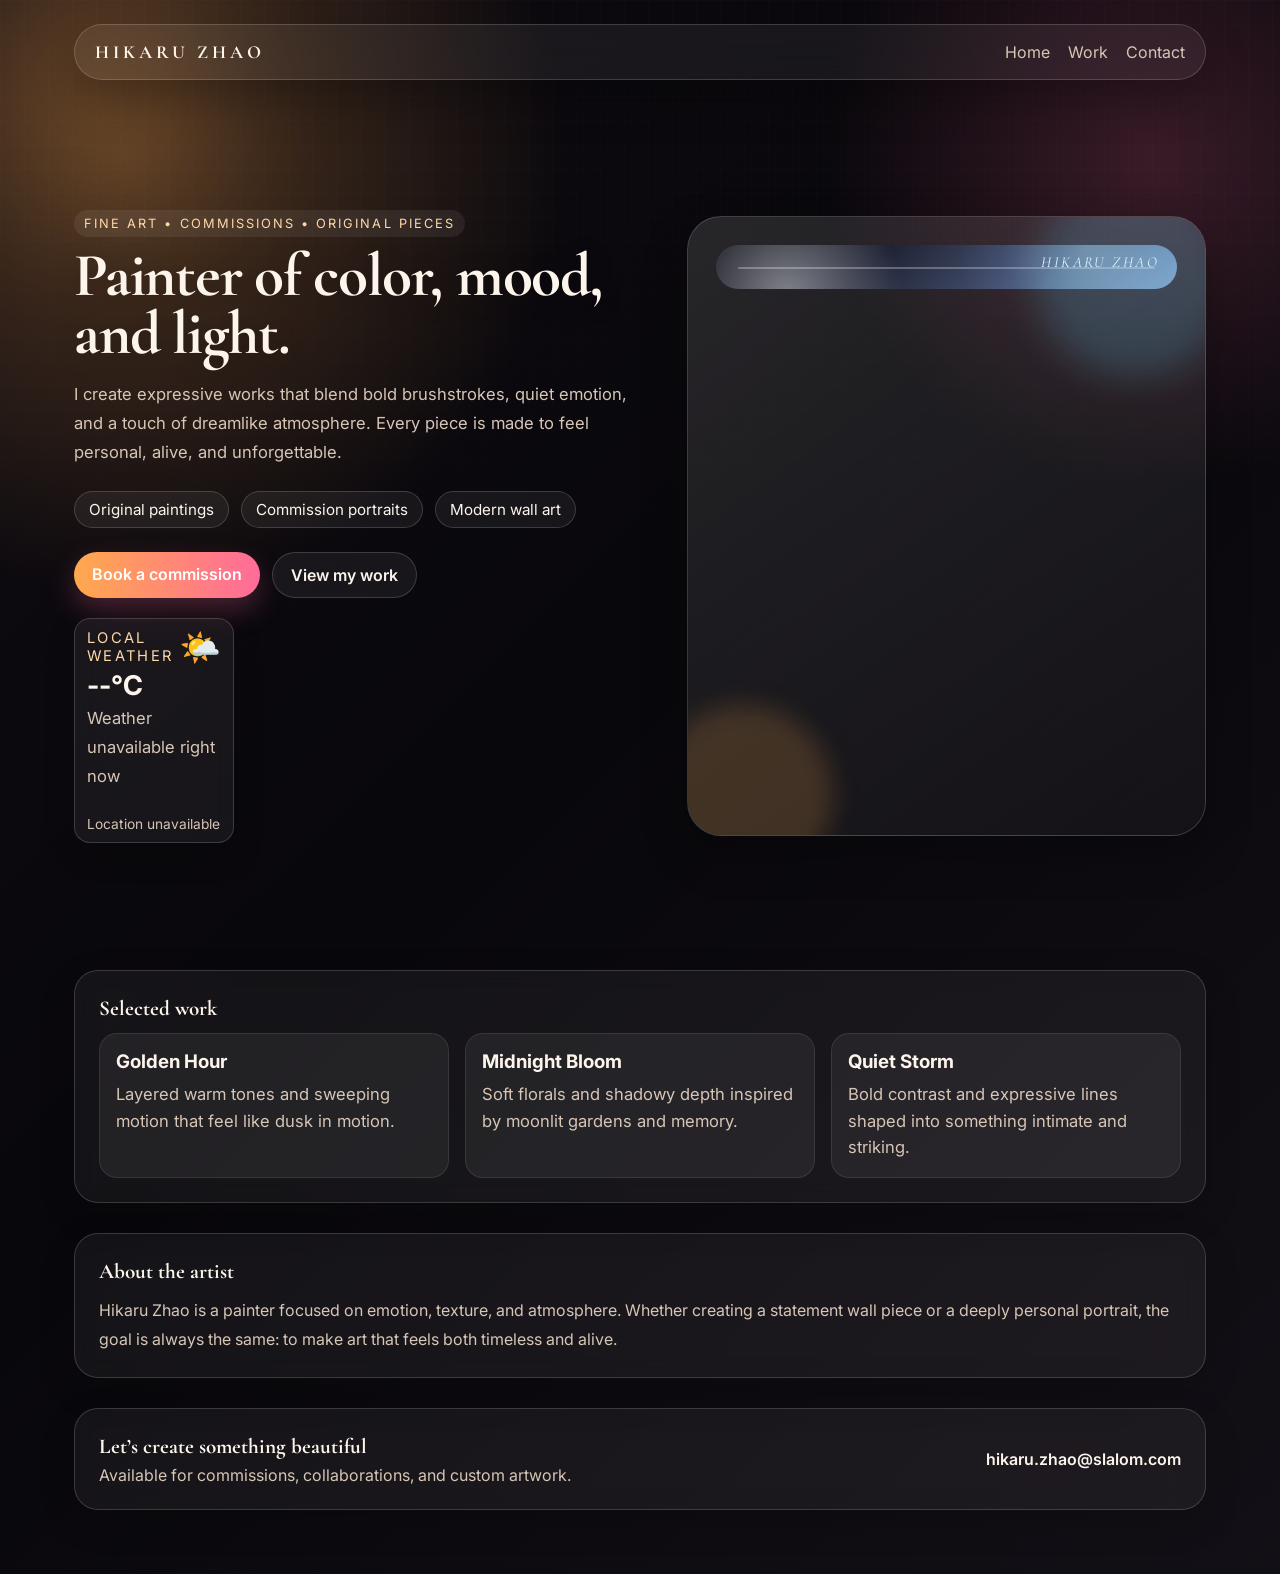
<file: index.html>
<!DOCTYPE html>
<html lang="en">
  <head>
    <meta charset="UTF-8" />
    <meta name="viewport" content="width=device-width, initial-scale=1.0" />
    <link rel="preconnect" href="https://fonts.googleapis.com" />
    <link rel="preconnect" href="https://fonts.gstatic.com" crossorigin />
    <link href="https://fonts.googleapis.com/css2?family=Cormorant+Garamond:wght@500;600;700&family=Inter:wght@400;500;600&display=swap" rel="stylesheet" />
    <title>Hikaru Zhao | Painter</title>
    <link rel="stylesheet" href="styles.css" />
    <style>
      :root {
        --bg: #08070b;
        --panel: rgba(255, 255, 255, 0.08);
        --text: #fdf5eb;
        --muted: #d7c6b6;
        --accent: #ffa94d;
        --accent-2: #ff6b9a;
        --accent-3: #60d6ff;
        --border: rgba(255, 255, 255, 0.16);
        --shadow: 0 18px 45px rgba(0, 0, 0, 0.28);
      }

      * { box-sizing: border-box; }
      html { scroll-behavior: smooth; }
      body {
        margin: 0;
        font-family: "Inter", "Segoe UI", Roboto, Arial, sans-serif;
        color: var(--text);
        background:
          radial-gradient(circle at 10% 10%, rgba(255, 169, 77, 0.27), transparent 24%),
          radial-gradient(circle at 90% 10%, rgba(255, 107, 154, 0.20), transparent 18%),
          linear-gradient(135deg, #100c12 0%, #08070b 45%, #130f16 100%);
        min-height: 100vh;
        overflow-x: hidden;
      }

      body::before {
        content: "";
        position: fixed;
        inset: 0;
        background-image:
          linear-gradient(rgba(255,255,255,0.025) 1px, transparent 1px),
          linear-gradient(90deg, rgba(255,255,255,0.025) 1px, transparent 1px);
        background-size: 24px 24px;
        mask-image: linear-gradient(to bottom, rgba(0,0,0,0.6), transparent 90%);
        pointer-events: none;
        z-index: 0;
      }

      body::after {
        content: "";
        position: fixed;
        width: 360px;
        height: 360px;
        border-radius: 50%;
        top: -90px;
        left: -80px;
        background: radial-gradient(circle, rgba(255,169,77,0.25), transparent 65%);
        filter: blur(60px);
        pointer-events: none;
        z-index: 0;
      }

      .page {
        position: relative;
        z-index: 1;
        max-width: 1180px;
        margin: 0 auto;
        padding: 24px 24px 64px;
      }

      .nav {
        display: flex;
        justify-content: space-between;
        align-items: center;
        padding: 16px 20px;
        border: 1px solid var(--border);
        border-radius: 999px;
        background: rgba(255, 255, 255, 0.06);
        backdrop-filter: blur(16px);
        box-shadow: var(--shadow);
      }

      .brand {
        font-family: "Cormorant Garamond", serif;
        font-size: 1.15rem;
        font-weight: 700;
        letter-spacing: 0.22em;
        text-transform: uppercase;
      }

      .nav-links {
        display: flex;
        gap: 18px;
      }

      .nav-links a {
        color: var(--muted);
        text-decoration: none;
        transition: color 0.2s ease;
      }

      .nav-links a:hover { color: var(--text); }

      .hero {
        display: grid;
        grid-template-columns: 1.05fr 0.95fr;
        gap: 40px;
        padding: 96px 0 64px;
        align-items: center;
        min-height: 860px;
      }

      .eyebrow {
        display: inline-block;
        margin-bottom: 10px;
        padding: 6px 10px;
        border-radius: 999px;
        background: rgba(255, 255, 255, 0.07);
        color: #ffd8a8;
        font-size: 0.8rem;
        letter-spacing: 0.16em;
        text-transform: uppercase;
      }

      .hero-copy h1 {
        font-family: "Cormorant Garamond", serif;
        font-size: clamp(2.8rem, 4.8vw, 4.6rem);
        line-height: 0.95;
        margin: 0 0 16px;
        letter-spacing: -0.02em;
        text-shadow: 0 4px 24px rgba(0, 0, 0, 0.25);
      }

      .hero-copy p {
        font-size: 1.04rem;
        color: var(--muted);
        line-height: 1.75;
        max-width: 620px;
        margin-bottom: 24px;
      }

      .pill-row {
        display: flex;
        flex-wrap: wrap;
        gap: 12px;
        margin-bottom: 24px;
      }

      .pill {
        padding: 8px 14px;
        border-radius: 999px;
        border: 1px solid var(--border);
        background: rgba(255,255,255,0.06);
        color: var(--text);
        font-size: 0.95rem;
      }

      .cta-row {
        display: flex;
        flex-wrap: wrap;
        gap: 12px;
      }

      .btn {
        display: inline-block;
        padding: 12px 18px;
        border-radius: 999px;
        text-decoration: none;
        font-weight: 600;
        transition: transform 0.2s ease, box-shadow 0.2s ease, background 0.2s ease;
      }

      .btn:hover { transform: translateY(-2px); }
      .btn-primary {
        background: linear-gradient(90deg, var(--accent), var(--accent-2));
        color: white;
        box-shadow: 0 12px 28px rgba(255, 107, 154, 0.25);
      }
      .btn-secondary {
        color: var(--text);
        background: rgba(255, 255, 255, 0.06);
        border: 1px solid var(--border);
      }

      .art-card {
        position: relative;
        border: 1px solid var(--border);
        border-radius: 34px;
        padding: 28px;
        background: linear-gradient(145deg, rgba(255,255,255,0.12), rgba(255,255,255,0.03));
        box-shadow: var(--shadow);
        overflow: hidden;
        min-height: 620px;
      }

      .art-card::before,
      .art-card::after {
        content: "";
        position: absolute;
        border-radius: 50%;
        pointer-events: none;
      }

      .art-card::before {
        inset: auto auto -50px -35px;
        width: 180px;
        height: 180px;
        background: rgba(255, 169, 77, 0.18);
        filter: blur(12px);
      }

      .art-card::after {
        inset: -40px -30px auto auto;
        width: 200px;
        height: 200px;
        background: rgba(96, 214, 255, 0.18);
        filter: blur(18px);
      }

      .art-frame {
        position: relative;
        height: 100%;
        border-radius: 26px;
        background:
          linear-gradient(135deg, #11121b 0%, #1f2335 35%, #4b5878 70%, #8aa0c2 100%);
        padding: 22px;
        overflow: hidden;
      }

      .art-frame::before,
      .art-frame::after {
        content: "";
        position: absolute;
        border-radius: 50%;
        pointer-events: none;
      }

      .art-frame::before {
        width: 240px;
        height: 240px;
        top: -70px;
        left: -50px;
        background: radial-gradient(circle, rgba(255,255,255,0.45), transparent 68%);
        filter: blur(4px);
      }

      .art-frame::after {
        width: 260px;
        height: 260px;
        bottom: -90px;
        right: -40px;
        background: radial-gradient(circle, rgba(255,255,255,0.2), rgba(127, 163, 255, 0.08) 45%, transparent 70%);
      }

      .art-frame .swirl {
        position: absolute;
        inset: 22px;
        border-radius: 22px;
        border: 1px solid rgba(255,255,255,0.28);
        background:
          linear-gradient(180deg, rgba(255,255,255,0.1), rgba(255,255,255,0.03)),
          radial-gradient(circle at 20% 20%, rgba(255,255,255,0.24), transparent 26%),
          radial-gradient(circle at 80% 70%, rgba(255,255,255,0.16), transparent 20%),
          linear-gradient(135deg, rgba(21, 29, 53, 0.25), rgba(4, 8, 14, 0.3));
      }

      .art-frame .cityscape {
        position: absolute;
        inset: 52px 30px 62px 30px;
        border-radius: 20px;
        background:
          linear-gradient(180deg, rgba(36, 50, 82, 0.2), rgba(12, 17, 29, 0.8)),
          repeating-linear-gradient(
            90deg,
            rgba(255,255,255,0.06) 0px,
            rgba(255,255,255,0.06) 6px,
            transparent 6px,
            transparent 24px
          );
        overflow: hidden;
      }

      .art-frame .cityscape::before,
      .art-frame .cityscape::after {
        content: "";
        position: absolute;
        left: 0;
        right: 0;
        border-radius: 999px;
        opacity: 0.6;
      }

      .art-frame .cityscape::before {
        bottom: 10px;
        height: 70px;
        background: linear-gradient(90deg, rgba(255,255,255,0.08), rgba(128, 164, 255, 0.2));
        transform: skewX(-14deg);
      }

      .art-frame .cityscape::after {
        bottom: 55px;
        height: 48px;
        background: linear-gradient(90deg, rgba(255,255,255,0.12), rgba(255,255,255,0.04));
        transform: skewX(-20deg);
      }

      .art-frame .building {
        position: absolute;
        bottom: 0;
        width: 24px;
        background: linear-gradient(180deg, rgba(255,255,255,0.16), rgba(12, 18, 32, 0.85));
        border-radius: 2px 2px 0 0;
      }

      .art-frame .building.one { height: 120px; left: 16%; }
      .art-frame .building.two { height: 86px; left: 34%; }
      .art-frame .building.three { height: 150px; left: 54%; }
      .art-frame .building.four { height: 98px; left: 72%; }

      .art-frame .rain {
        position: absolute;
        inset: 0;
        background-image:
          linear-gradient(transparent 0%, rgba(255,255,255,0.6) 15%, transparent 30%),
          linear-gradient(120deg, transparent 0%, rgba(255,255,255,0.24) 20%, transparent 40%);
        background-size: 100% 18px, 100% 24px;
        opacity: 0.35;
        animation: drizzle 1.2s linear infinite;
      }

      @keyframes drizzle {
        from { transform: translateY(-16px); }
        to { transform: translateY(16px); }
      }

      .art-frame .signature {
        position: absolute;
        bottom: 18px;
        right: 18px;
        font-family: "Cormorant Garamond", serif;
        font-style: italic;
        color: white;
        font-size: 0.95rem;
        letter-spacing: 0.16em;
        text-transform: uppercase;
      }

      section {
        margin-top: 30px;
        padding: 24px;
        border: 1px solid var(--border);
        border-radius: 24px;
        background: rgba(255,255,255,0.05);
        backdrop-filter: blur(12px);
        box-shadow: 0 12px 36px rgba(0, 0, 0, 0.16);
      }

      .section-title {
        font-family: "Cormorant Garamond", serif;
        font-size: 1.32rem;
        margin: 0 0 12px;
      }

      .grid {
        display: grid;
        grid-template-columns: repeat(3, minmax(0, 1fr));
        gap: 16px;
      }

      .tile {
        padding: 16px;
        border-radius: 18px;
        background: rgba(255,255,255,0.06);
        border: 1px solid rgba(255,255,255,0.09);
        transition: transform 0.2s ease, border-color 0.2s ease;
      }

      .tile:hover {
        transform: translateY(-3px);
        border-color: rgba(255, 255, 255, 0.18);
      }

      .tile h3 { margin: 0 0 8px; }
      .tile p { margin: 0; color: var(--muted); line-height: 1.6; }

      .contact {
        display: flex;
        justify-content: space-between;
        align-items: center;
        gap: 16px;
        flex-wrap: wrap;
      }

      .contact a {
        color: var(--text);
        text-decoration: none;
        font-weight: 600;
      }

      .weather-card {
        margin-top: 20px;
        padding: 10px 12px;
        border-radius: 16px;
        border: 1px solid var(--border);
        background: rgba(255, 255, 255, 0.06);
        backdrop-filter: blur(12px);
        box-shadow: 0 12px 30px rgba(0, 0, 0, 0.18);
        max-width: 160px;
      }

      .weather-card-header {
        display: flex;
        justify-content: space-between;
        align-items: center;
        margin-bottom: 4px;
      }

      .weather-card-title {
        font-size: 0.92rem;
        letter-spacing: 0.16em;
        text-transform: uppercase;
        color: #ffd8a8;
      }

      .weather-emoji {
        font-size: 2.1rem;
        line-height: 1;
      }

      .weather-temp {
        font-size: 1.7rem;
        font-weight: 700;
        margin: 2px 0;
      }

      .weather-condition {
        color: var(--muted);
        margin: 0 0 1px;
        font-size: 0.95rem;
      }

      .weather-location {
        color: var(--muted);
        font-size: 0.86rem;
      }

      @media (max-width: 860px) {
        .hero { grid-template-columns: 1fr; }
        .grid { grid-template-columns: 1fr; }
      }

      @media (max-width: 560px) {
        .page { padding: 16px 16px 48px; }
        .nav { border-radius: 20px; padding: 14px 16px; }
        .nav-links { gap: 10px; font-size: 0.95rem; }
        section { padding: 18px; }
      }
    </style>
  </head>
  <body>
    <div class="page">
      <nav class="nav">
        <div class="brand">Hikaru Zhao</div>
        <div class="nav-links">
          <a href="index.html">Home</a>
          <a href="portfolio.html">Work</a>
          <a href="#contact">Contact</a>
        </div>
      </nav>

      <header class="hero">
        <div class="hero-copy">
          <span class="eyebrow">Fine art • commissions • original pieces</span>
          <h1>Painter of color, mood, and light.</h1>
          <p>
            I create expressive works that blend bold brushstrokes, quiet emotion,
            and a touch of dreamlike atmosphere. Every piece is made to feel personal,
            alive, and unforgettable.
          </p>
          <div class="pill-row">
            <span class="pill">Original paintings</span>
            <span class="pill">Commission portraits</span>
            <span class="pill">Modern wall art</span>
          </div>
          <div class="cta-row">
            <a class="btn btn-primary" href="#contact">Book a commission</a>
            <a class="btn btn-secondary" href="portfolio.html">View my work</a>
          </div>

          <div class="weather-card" id="weather-card">
            <div class="weather-card-header">
              <span class="weather-card-title">Local weather</span>
              <span class="weather-emoji" id="weather-emoji">☁️</span>
            </div>
            <div class="weather-temp" id="weather-temp">--°C</div>
            <p class="weather-condition" id="weather-condition">Checking your location…</p>
            <div class="weather-location" id="weather-location">Using browser location</div>
          </div>
        </div>

        <div class="art-card" aria-label="Featured painting illustration">
          <div class="art-frame">
            <div class="swirl"></div>
            <div class="cityscape">
              <div class="building one"></div>
              <div class="building two"></div>
              <div class="building three"></div>
              <div class="building four"></div>
              <div class="rain"></div>
            </div>
            <div class="signature">Hikaru Zhao</div>
          </div>
        </div>
      </header>

      <section id="work">
        <h2 class="section-title">Selected work</h2>
        <div class="grid">
          <div class="tile">
            <h3>Golden Hour</h3>
            <p>Layered warm tones and sweeping motion that feel like dusk in motion.</p>
          </div>
          <div class="tile">
            <h3>Midnight Bloom</h3>
            <p>Soft florals and shadowy depth inspired by moonlit gardens and memory.</p>
          </div>
          <div class="tile">
            <h3>Quiet Storm</h3>
            <p>Bold contrast and expressive lines shaped into something intimate and striking.</p>
          </div>
        </div>
      </section>

      <section id="about">
        <h2 class="section-title">About the artist</h2>
        <p style="color: var(--muted); line-height: 1.8; margin: 0;">
          Hikaru Zhao is a painter focused on emotion, texture, and atmosphere. Whether creating a
          statement wall piece or a deeply personal portrait, the goal is always the same:
          to make art that feels both timeless and alive.
        </p>
      </section>

      <section id="contact" class="contact">
        <div>
          <h2 class="section-title" style="margin-bottom: 6px;">Let’s create something beautiful</h2>
          <p style="margin: 0; color: var(--muted);">Available for commissions, collaborations, and custom artwork.</p>
        </div>
        <a href="mailto:hikaru.zhao@slalom.com">hikaru.zhao@slalom.com</a>
      </section>
    </div>
    <script>
      const weatherCard = document.getElementById('weather-card');
      const weatherEmoji = document.getElementById('weather-emoji');
      const weatherTemp = document.getElementById('weather-temp');
      const weatherCondition = document.getElementById('weather-condition');
      const weatherLocation = document.getElementById('weather-location');

      function getWeatherEmoji(code) {
        if (code === 0 || code === 1) return '☀️';
        if (code === 2 || code === 3) return '☁️';
        if (code >= 45 && code <= 48) return '🌫️';
        if (code >= 51 && code <= 67) return '🌦️';
        if (code >= 71 && code <= 77) return '❄️';
        if (code >= 80 && code <= 82) return '🌧️';
        if (code >= 95 && code <= 99) return '⛈️';
        return '🌤️';
      }

      function getWeatherLabel(code) {
        if (code === 0 || code === 1) return 'Clear sky';
        if (code === 2) return 'Partly cloudy';
        if (code === 3) return 'Overcast';
        if (code >= 45 && code <= 48) return 'Foggy';
        if (code >= 51 && code <= 67) return 'Drizzle';
        if (code >= 71 && code <= 77) return 'Snow';
        if (code >= 80 && code <= 82) return 'Rain showers';
        if (code >= 95 && code <= 99) return 'Thunderstorm';
        return 'Gentle weather';
      }

      function updateWeatherError(message) {
        weatherEmoji.textContent = '🌤️';
        weatherTemp.textContent = '--°C';
        weatherCondition.textContent = message;
        weatherLocation.textContent = 'Location unavailable';
      }

      async function loadWeather(latitude, longitude, label) {
        try {
          const response = await fetch(
            `https://api.open-meteo.com/v1/forecast?latitude=${latitude}&longitude=${longitude}&current=temperature_2m,weather_code&timezone=auto&daily=weather_code,temperature_2m_max,temperature_2m_min&forecast_days=3`
          );
          const data = await response.json();

          const current = data.current;
          const code = current.weather_code;
          const temp = Math.round(current.temperature_2m);
          const daily = data.daily;

          weatherEmoji.textContent = getWeatherEmoji(code);
          weatherTemp.textContent = `${temp}°C`;
          weatherCondition.textContent = getWeatherLabel(code);
          weatherLocation.textContent = label;

        } catch (error) {
          updateWeatherError('Weather unavailable right now');
        }
      }

      if (navigator.geolocation) {
        navigator.geolocation.getCurrentPosition(
          async (position) => {
            const { latitude, longitude } = position.coords;
            await loadWeather(latitude, longitude, `Lat ${latitude.toFixed(1)} • Lon ${longitude.toFixed(1)}`);
          },
          async () => {
            await loadWeather(40.7128, -74.0060, 'New York City');
          },
          { enableHighAccuracy: true, timeout: 10000 }
        );
      } else {
        loadWeather(40.7128, -74.0060, 'New York City');
      }
    </script>
  </body>
</html>
</file>
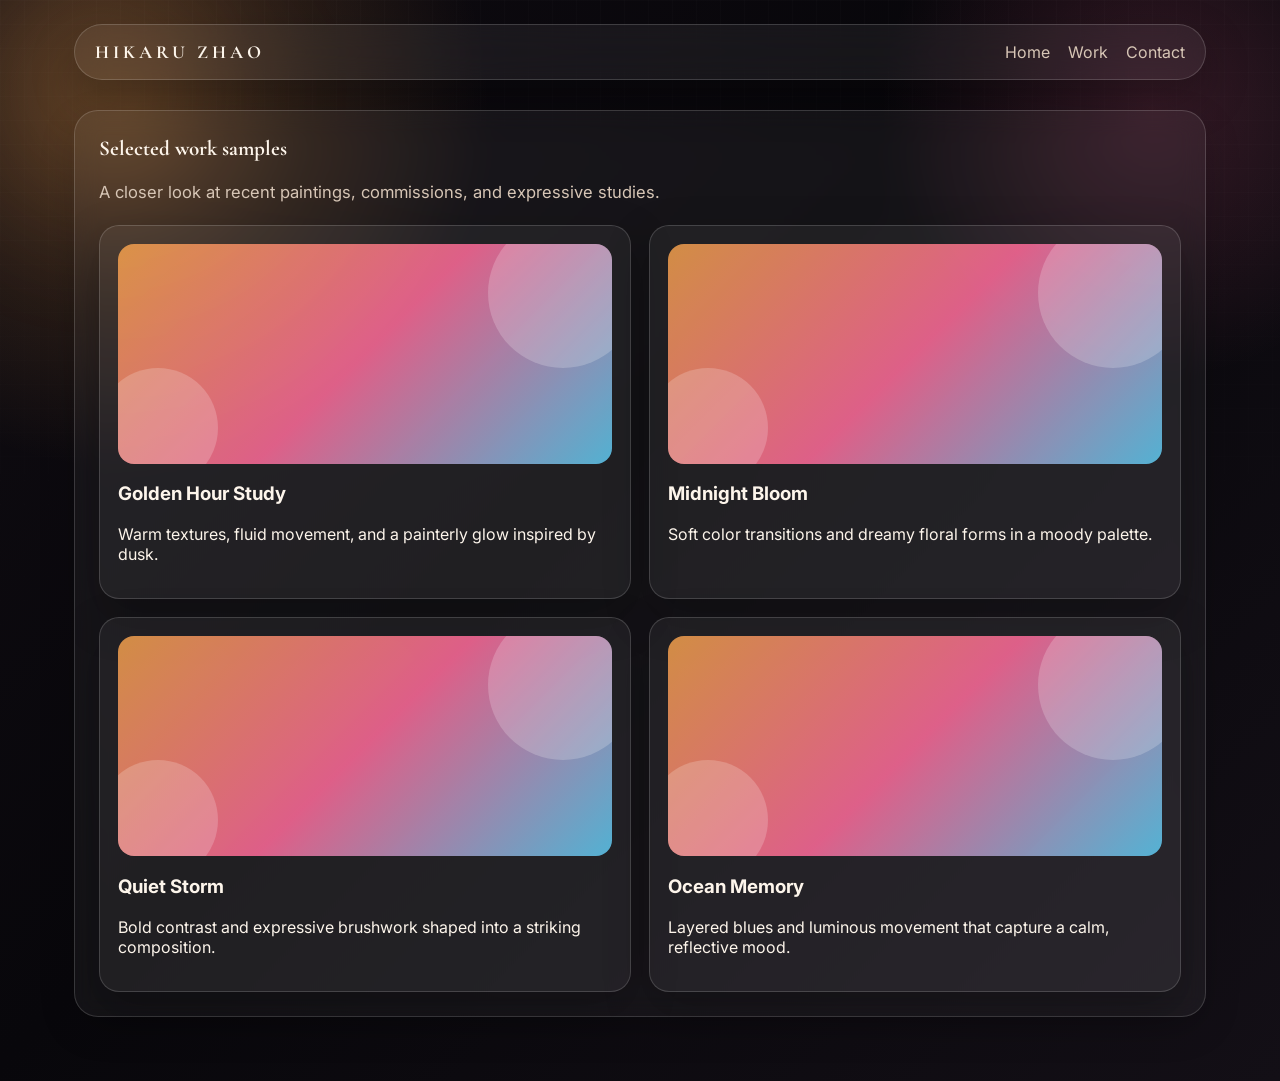
<file: portfolio.html>
<!DOCTYPE html>
<html lang="en">
  <head>
    <meta charset="UTF-8" />
    <meta name="viewport" content="width=device-width, initial-scale=1.0" />
    <link rel="preconnect" href="https://fonts.googleapis.com" />
    <link rel="preconnect" href="https://fonts.gstatic.com" crossorigin />
    <link href="https://fonts.googleapis.com/css2?family=Cormorant+Garamond:wght@500;600;700&family=Inter:wght@400;500;600&display=swap" rel="stylesheet" />
    <title>Hikaru Zhao | Portfolio</title>
    <link rel="stylesheet" href="styles.css" />
  </head>
  <body>
    <div class="page">
      <nav class="nav">
        <div class="brand">Hikaru Zhao</div>
        <div class="nav-links">
          <a href="index.html">Home</a>
          <a href="portfolio.html">Work</a>
          <a href="index.html#contact">Contact</a>
        </div>
      </nav>

      <section>
        <h2 class="section-title">Selected work samples</h2>
        <p class="section-copy">
          A closer look at recent paintings, commissions, and expressive studies.
        </p>
        <div class="gallery-grid" style="margin-top: 18px;">
          <div class="sample-card">
            <div class="sample-art"></div>
            <h3>Golden Hour Study</h3>
            <p>Warm textures, fluid movement, and a painterly glow inspired by dusk.</p>
          </div>
          <div class="sample-card">
            <div class="sample-art"></div>
            <h3>Midnight Bloom</h3>
            <p>Soft color transitions and dreamy floral forms in a moody palette.</p>
          </div>
          <div class="sample-card">
            <div class="sample-art"></div>
            <h3>Quiet Storm</h3>
            <p>Bold contrast and expressive brushwork shaped into a striking composition.</p>
          </div>
          <div class="sample-card">
            <div class="sample-art"></div>
            <h3>Ocean Memory</h3>
            <p>Layered blues and luminous movement that capture a calm, reflective mood.</p>
          </div>
        </div>
      </section>
    </div>
  </body>
</html>
</file>
<file: styles.css>
:root {
  --bg: #08070b;
  --panel: rgba(255, 255, 255, 0.06);
  --text: #fdf5eb;
  --muted: #d7c6b6;
  --accent: #ffa94d;
  --accent-2: #ff6b9a;
  --accent-3: #60d6ff;
  --border: rgba(255, 255, 255, 0.16);
  --shadow: 0 18px 45px rgba(0, 0, 0, 0.28);
}

* { box-sizing: border-box; }
html { scroll-behavior: smooth; }
body {
  margin: 0;
  font-family: "Inter", "Segoe UI", Roboto, Arial, sans-serif;
  color: var(--text);
  background:
    radial-gradient(circle at 10% 10%, rgba(255, 169, 77, 0.24), transparent 24%),
    radial-gradient(circle at 90% 10%, rgba(255, 107, 154, 0.18), transparent 18%),
    linear-gradient(135deg, #100c12 0%, #08070b 45%, #130f16 100%);
  min-height: 100vh;
  overflow-x: hidden;
}

body::before {
  content: "";
  position: fixed;
  inset: 0;
  background-image:
    linear-gradient(rgba(255,255,255,0.025) 1px, transparent 1px),
    linear-gradient(90deg, rgba(255,255,255,0.025) 1px, transparent 1px);
  background-size: 24px 24px;
  mask-image: linear-gradient(to bottom, rgba(0,0,0,0.6), transparent 90%);
  pointer-events: none;
  z-index: 0;
}

body::after {
  content: "";
  position: fixed;
  width: 360px;
  height: 360px;
  border-radius: 50%;
  top: -90px;
  left: -80px;
  background: radial-gradient(circle, rgba(255,169,77,0.24), transparent 65%);
  filter: blur(60px);
  pointer-events: none;
  z-index: 0;
}

.page {
  position: relative;
  z-index: 1;
  max-width: 1180px;
  margin: 0 auto;
  padding: 24px 24px 64px;
}

.nav {
  display: flex;
  justify-content: space-between;
  align-items: center;
  padding: 16px 20px;
  border: 1px solid var(--border);
  border-radius: 999px;
  background: rgba(255, 255, 255, 0.06);
  backdrop-filter: blur(16px);
  box-shadow: var(--shadow);
}

.brand {
  font-family: "Cormorant Garamond", serif;
  font-size: 1.15rem;
  font-weight: 700;
  letter-spacing: 0.22em;
  text-transform: uppercase;
}

.nav-links {
  display: flex;
  gap: 18px;
}

.nav-links a {
  color: var(--muted);
  text-decoration: none;
  transition: color 0.2s ease;
}

.nav-links a:hover { color: var(--text); }

.hero {
  display: grid;
  grid-template-columns: 1.05fr 0.95fr;
  gap: 32px;
  padding: 60px 0 36px;
  align-items: center;
}

.eyebrow {
  display: inline-block;
  margin-bottom: 10px;
  padding: 6px 10px;
  border-radius: 999px;
  background: rgba(255, 255, 255, 0.07);
  color: #ffd8a8;
  font-size: 0.8rem;
  letter-spacing: 0.16em;
  text-transform: uppercase;
}

.hero-copy h1,
.section-title {
  font-family: "Cormorant Garamond", serif;
}

.hero-copy h1 {
  font-size: clamp(2.8rem, 4.8vw, 4.6rem);
  line-height: 0.95;
  margin: 0 0 16px;
  letter-spacing: -0.02em;
  text-shadow: 0 4px 24px rgba(0, 0, 0, 0.25);
}

.hero-copy p,
.tile p,
.section-copy {
  font-size: 1.04rem;
  color: var(--muted);
  line-height: 1.75;
}

.pill-row {
  display: flex;
  flex-wrap: wrap;
  gap: 12px;
  margin-bottom: 24px;
}

.pill {
  padding: 8px 14px;
  border-radius: 999px;
  border: 1px solid var(--border);
  background: rgba(255,255,255,0.06);
  color: var(--text);
  font-size: 0.95rem;
}

.cta-row {
  display: flex;
  flex-wrap: wrap;
  gap: 12px;
}

.btn {
  display: inline-block;
  padding: 12px 18px;
  border-radius: 999px;
  text-decoration: none;
  font-weight: 600;
  transition: transform 0.2s ease, box-shadow 0.2s ease;
}

.btn:hover { transform: translateY(-2px); }

.btn-primary {
  background: linear-gradient(90deg, var(--accent), var(--accent-2));
  color: white;
  box-shadow: 0 12px 28px rgba(255, 107, 154, 0.25);
}

.btn-secondary {
  color: var(--text);
  background: rgba(255, 255, 255, 0.06);
  border: 1px solid var(--border);
}

.art-card {
  position: relative;
  border: 1px solid var(--border);
  border-radius: 30px;
  padding: 24px;
  background: linear-gradient(145deg, rgba(255,255,255,0.12), rgba(255,255,255,0.03));
  box-shadow: var(--shadow);
  overflow: hidden;
  min-height: 430px;
}

.art-card::before,
.art-card::after {
  content: "";
  position: absolute;
  border-radius: 50%;
  pointer-events: none;
}

.art-card::before {
  inset: auto auto -50px -35px;
  width: 180px;
  height: 180px;
  background: rgba(255, 169, 77, 0.18);
  filter: blur(12px);
}

.art-card::after {
  inset: -40px -30px auto auto;
  width: 200px;
  height: 200px;
  background: rgba(96, 214, 255, 0.18);
  filter: blur(18px);
}

.art-frame {
  position: relative;
  height: 100%;
  border-radius: 22px;
  background:
    linear-gradient(120deg, rgba(255,255,255,0.16), rgba(255,255,255,0.03)),
    linear-gradient(120deg, #f4c95d 0%, #ff7f50 35%, #9b5de5 100%);
  padding: 18px;
  overflow: hidden;
}

.art-frame .swirl {
  position: absolute;
  inset: 18px;
  border-radius: 18px;
  border: 1px solid rgba(255,255,255,0.32);
  background:
    radial-gradient(circle at 24% 24%, rgba(255,255,255,0.65), transparent 22%),
    radial-gradient(circle at 78% 28%, rgba(255,255,255,0.32), transparent 20%),
    linear-gradient(135deg, rgba(255,255,255,0.14), rgba(0,0,0,0.08));
}

.art-frame .signature {
  position: absolute;
  bottom: 18px;
  right: 18px;
  font-family: "Cormorant Garamond", serif;
  font-style: italic;
  color: white;
  font-size: 0.95rem;
  letter-spacing: 0.16em;
  text-transform: uppercase;
}

section {
  margin-top: 30px;
  padding: 24px;
  border: 1px solid var(--border);
  border-radius: 24px;
  background: rgba(255,255,255,0.05);
  backdrop-filter: blur(12px);
  box-shadow: 0 12px 36px rgba(0, 0, 0, 0.16);
}

.section-title {
  font-size: 1.32rem;
  margin: 0 0 12px;
}

.grid {
  display: grid;
  grid-template-columns: repeat(3, minmax(0, 1fr));
  gap: 16px;
}

.tile {
  padding: 16px;
  border-radius: 18px;
  background: rgba(255,255,255,0.06);
  border: 1px solid rgba(255,255,255,0.09);
  transition: transform 0.2s ease, border-color 0.2s ease;
}

.tile:hover {
  transform: translateY(-3px);
  border-color: rgba(255, 255, 255, 0.18);
}

.tile h3 { margin: 0 0 8px; }
.tile p { margin: 0; color: var(--muted); line-height: 1.6; }

.gallery-grid {
  display: grid;
  grid-template-columns: repeat(2, minmax(0, 1fr));
  gap: 18px;
}

.sample-card {
  padding: 18px;
  border-radius: 20px;
  border: 1px solid var(--border);
  background: rgba(255,255,255,0.05);
  box-shadow: var(--shadow);
}

.sample-art {
  height: 220px;
  border-radius: 16px;
  margin-bottom: 14px;
  background: linear-gradient(135deg, rgba(255,169,77,0.8), rgba(255,107,154,0.85), rgba(96,214,255,0.8));
  position: relative;
  overflow: hidden;
}

.sample-art::before,
.sample-art::after {
  content: "";
  position: absolute;
  border-radius: 50%;
  background: rgba(255,255,255,0.2);
}

.sample-art::before {
  width: 150px;
  height: 150px;
  top: -26px;
  right: -26px;
}

.sample-art::after {
  width: 120px;
  height: 120px;
  bottom: -24px;
  left: -20px;
}

.contact {
  display: flex;
  justify-content: space-between;
  align-items: center;
  gap: 16px;
  flex-wrap: wrap;
}

.contact a {
  color: var(--text);
  text-decoration: none;
  font-weight: 600;
}

@media (max-width: 860px) {
  .hero { grid-template-columns: 1fr; }
  .grid,
  .gallery-grid { grid-template-columns: 1fr; }
}

@media (max-width: 560px) {
  .page { padding: 16px 16px 48px; }
  .nav { border-radius: 20px; padding: 14px 16px; }
  .nav-links { gap: 10px; font-size: 0.95rem; }
  section { padding: 18px; }
}
</file>
